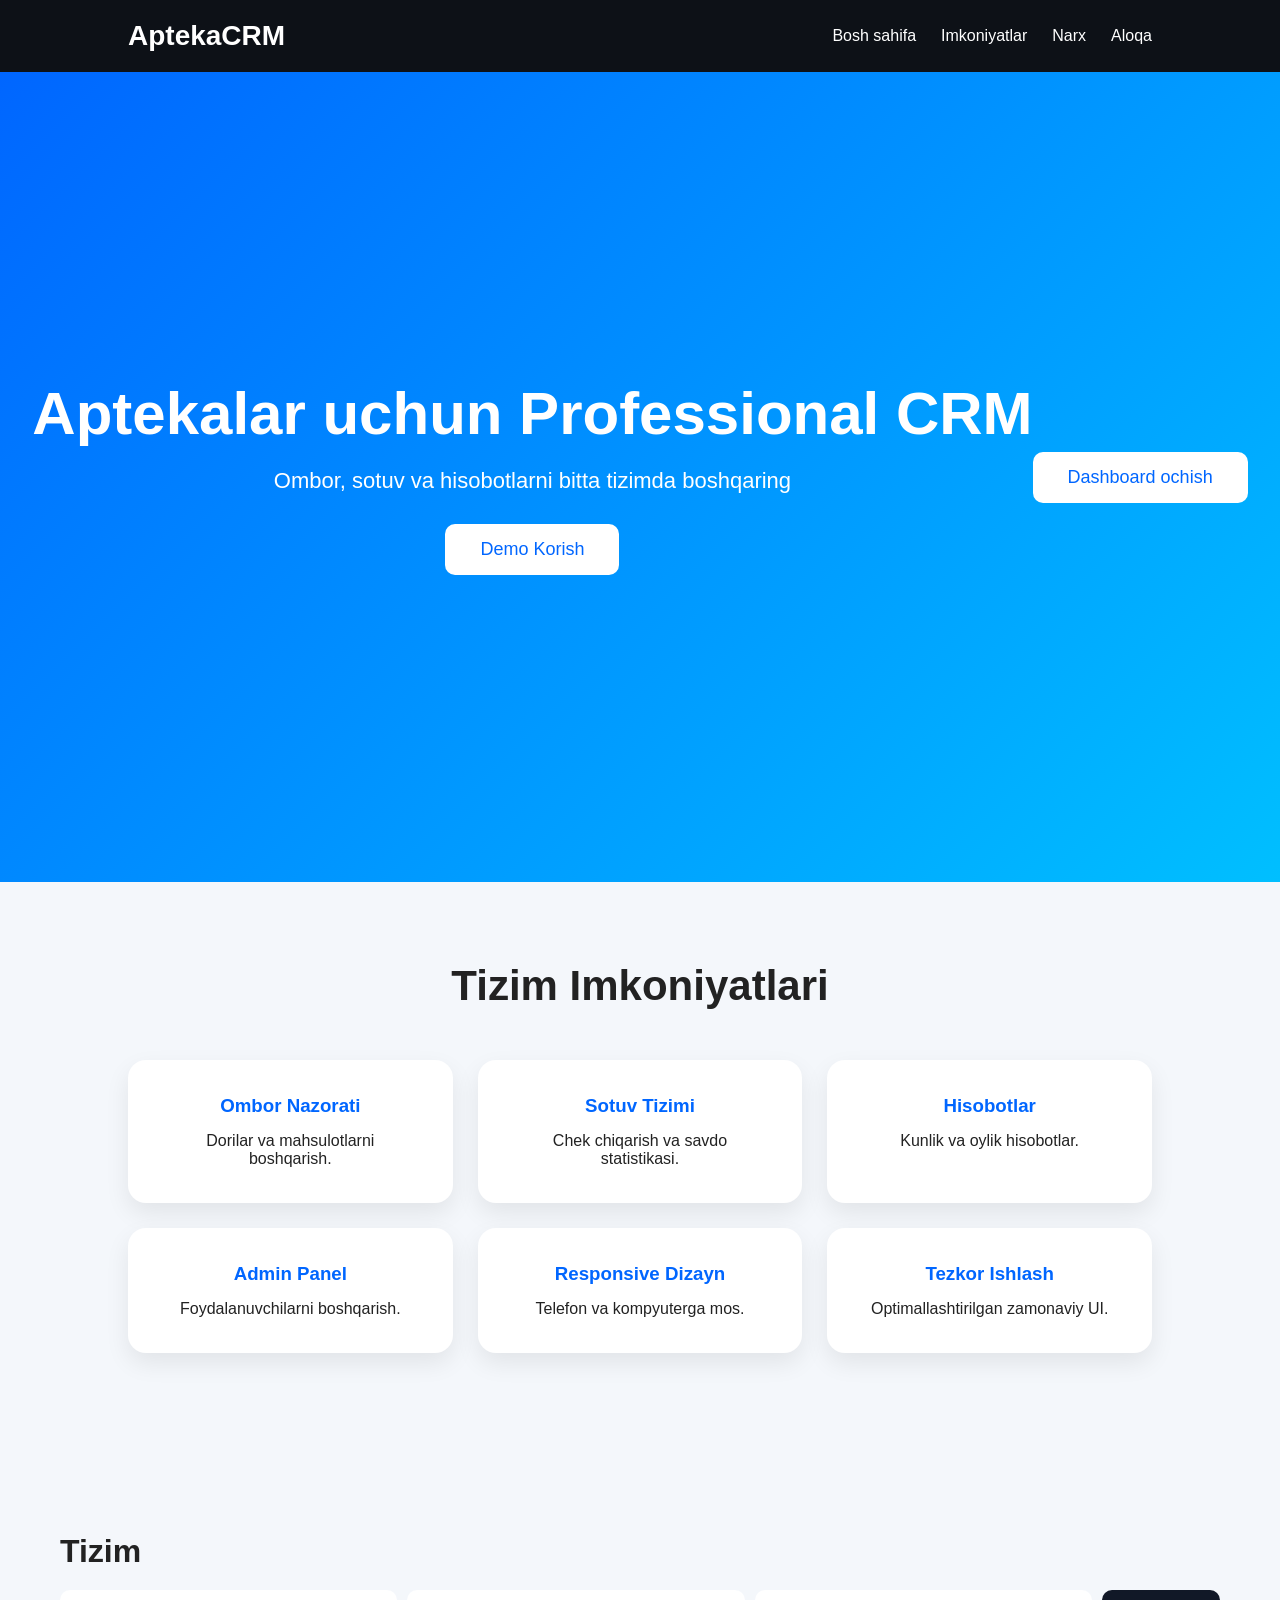
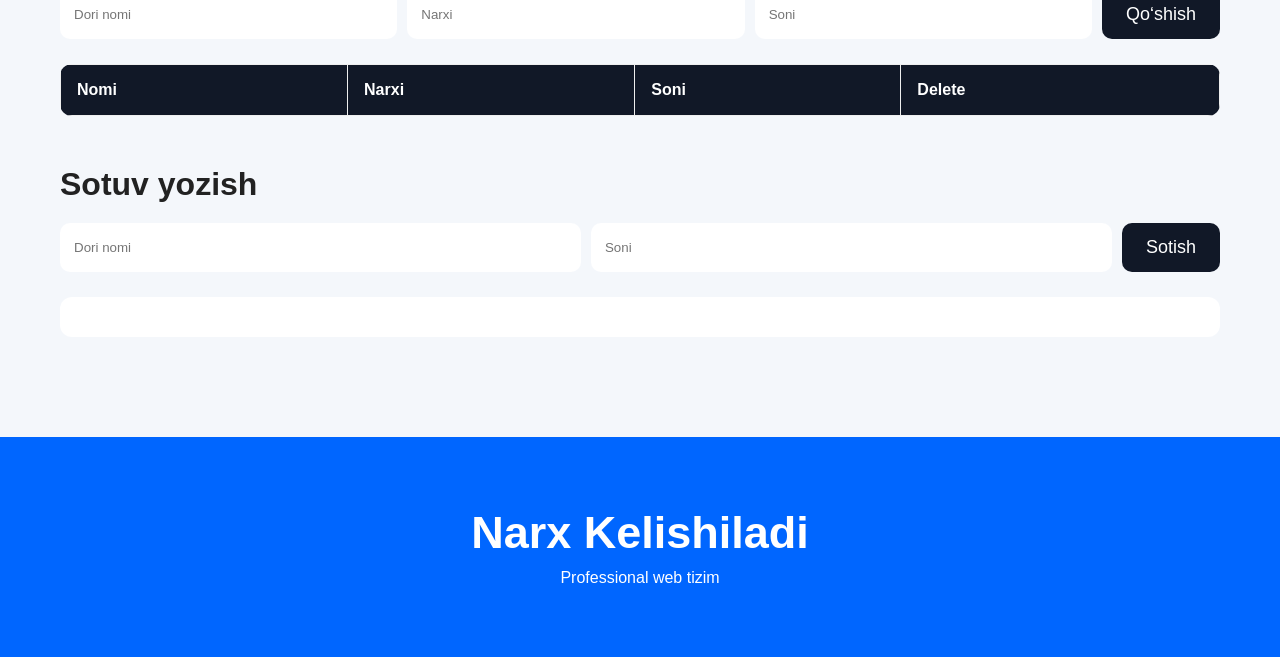
<file: index.html>
<!DOCTYPE html>
<html lang="en">
<head>
  <meta charset="UTF-8">
  <meta name="viewport" content="width=device-width, initial-scale=1.0">
  <title>Apteka CRM Pro</title>
  <link rel="stylesheet" href="./style.css">
</head>
<body>

<nav>
  <div class="logo">AptekaCRM</div>
  <ul>
    <li><a href="#">Bosh sahifa</a></li>
    <li><a href="#">Imkoniyatlar</a></li>
    <li><a href="#">Narx</a></li>
    <li><a href="#">Aloqa</a></li>
  </ul>
</nav>

<header class="hero">
  <div class="hero-text">
    <h1>Aptekalar uchun Professional CRM</h1>
    <p>Ombor, sotuv va hisobotlarni bitta tizimda boshqaring</p>
    <button id="demoBtn">Demo Korish</button>
  </div>
  <button onclick="location.href='dashboard.html'">Dashboard ochish</button>
</header>

<section class="features">
  <h2>Tizim Imkoniyatlari</h2>

  <div class="cards">

    <div class="card">
      <h3>Ombor Nazorati</h3>
      <p>Dorilar va mahsulotlarni boshqarish.</p>
    </div>

    <div class="card">
      <h3>Sotuv Tizimi</h3>
      <p>Chek chiqarish va savdo statistikasi.</p>
    </div>

    <div class="card">
      <h3>Hisobotlar</h3>
      <p>Kunlik va oylik hisobotlar.</p>
    </div>

    <div class="card">
      <h3>Admin Panel</h3>
      <p>Foydalanuvchilarni boshqarish.</p>
    </div>

    <div class="card">
      <h3>Responsive Dizayn</h3>
      <p>Telefon va kompyuterga mos.</p>
    </div>

    <div class="card">
      <h3>Tezkor Ishlash</h3>
      <p>Optimallashtirilgan zamonaviy UI.</p>
    </div>

  </div>
</section>
  <section class="crm-system">

  <h2>Tizim</h2>

  
  <form id="productForm">

    <input type="text" id="name" placeholder="Dori nomi" required>

    <input type="number" id="price" placeholder="Narxi" required>

    <input type="number" id="quantity" placeholder="Soni" required>

    <button type="submit">
      Qo‘shish
    </button>

  </form>

  <table>

    <thead>
      <tr>
        <th>Nomi</th>
        <th>Narxi</th>
        <th>Soni</th>
        <th>Delete</th>
      </tr>
    </thead>

    <tbody id="productTable"></tbody>

  </table>

  
  <h2 class="sale-title">Sotuv yozish</h2>

  <form id="saleForm">

    <input type="text" id="saleName"
    placeholder="Dori nomi" required>

    <input type="number" id="saleQty"
    placeholder="Soni" required>

    <button type="submit">
      Sotish
    </button>

  </form>

  <ul id="salesList"></ul>

  </section>

<section class="price">
  <h2>Narx Kelishiladi</h2>
  <p>Professional web tizim</p>
</section>


<script src="./main.js"></script>
</body>
</html>
</file>
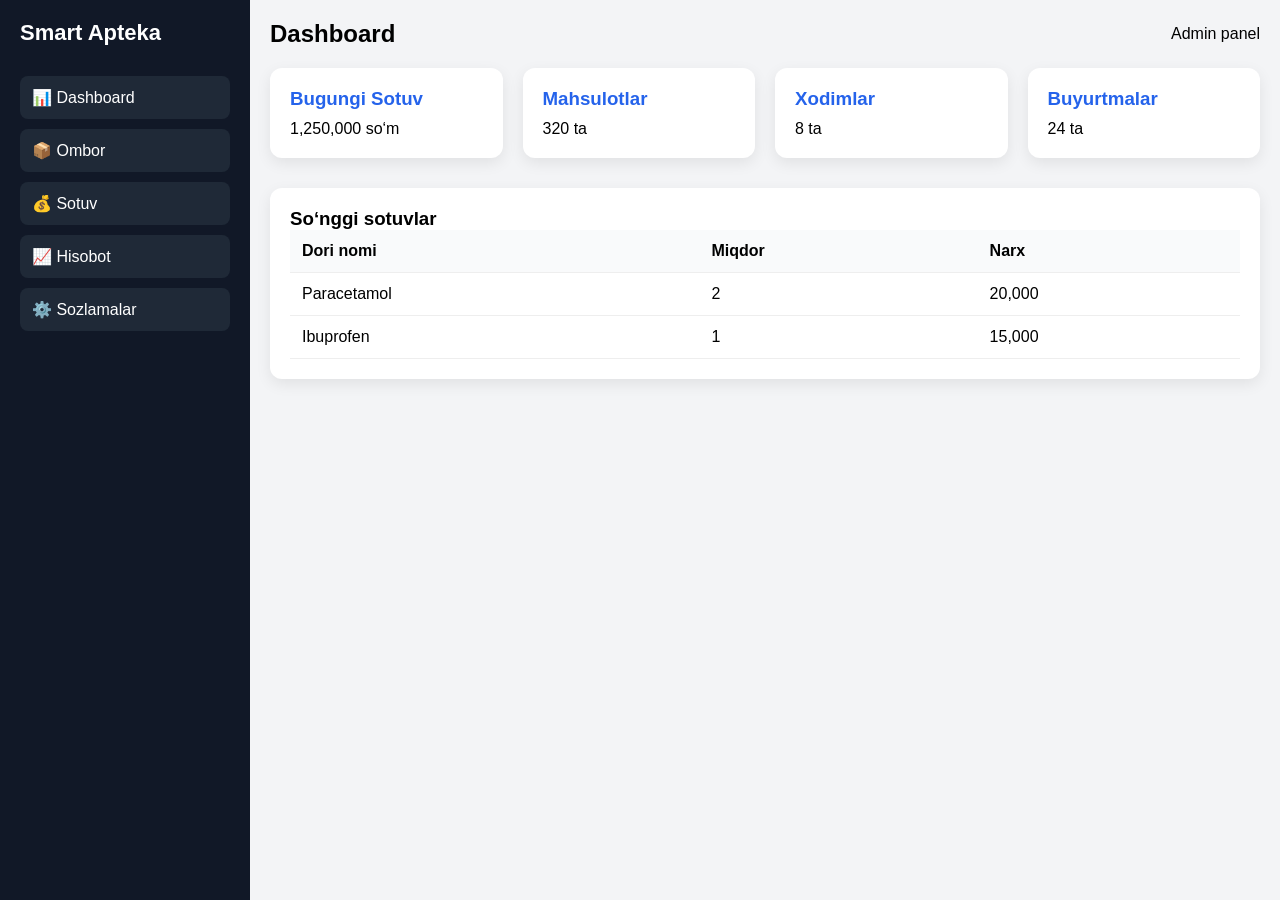
<file: dashboard.html>
<!DOCTYPE html><html lang="en">
<head>
  <meta charset="UTF-8" />
  <meta name="viewport" content="width=device-width, initial-scale=1.0" />
  <title>Smart Apteka Dashboard</title>
  <style>
    *{
      margin:0;
      padding:0;
      box-sizing:border-box;
      font-family:Arial;
    }body{
  background:#f3f4f6;
  display:flex;
}

/* Sidebar */
.sidebar{
  width:250px;
  height:100vh;
  background:#111827;
  color:white;
  padding:20px;
}

.sidebar h2{
  margin-bottom:30px;
  font-size:22px;
}

.sidebar ul{
  list-style:none;
}

.sidebar ul li{
  padding:12px;
  margin-bottom:10px;
  background:#1f2937;
  border-radius:8px;
  cursor:pointer;
}

.sidebar ul li:hover{
  background:#2563eb;
}

/* Main */
.main{
  flex:1;
  padding:20px;
}

.topbar{
  display:flex;
  justify-content:space-between;
  align-items:center;
  margin-bottom:20px;
}

.cards{
  display:grid;
  grid-template-columns:repeat(auto-fit,minmax(200px,1fr));
  gap:20px;
}

.card{
  background:white;
  padding:20px;
  border-radius:12px;
  box-shadow:0 5px 15px rgba(0,0,0,0.08);
}

.card h3{
  color:#2563eb;
  margin-bottom:10px;
}

.table{
  margin-top:30px;
  background:white;
  padding:20px;
  border-radius:12px;
  box-shadow:0 5px 15px rgba(0,0,0,0.08);
}

table{
  width:100%;
  border-collapse:collapse;
}

table th, table td{
  padding:12px;
  border-bottom:1px solid #eee;
  text-align:left;
}

table th{
  background:#f9fafb;
}

  </style>
</head>
<body>  <div class="sidebar">
    <h2>Smart Apteka</h2>
    <ul>
      <li>📊 Dashboard</li>
      <li>📦 Ombor</li>
      <li>💰 Sotuv</li>
      <li>📈 Hisobot</li>
      <li>⚙️ Sozlamalar</li>
    </ul>
  </div>  <div class="main"><div class="topbar">
  <h2>Dashboard</h2>
  <p>Admin panel</p>
</div>

<div class="cards">

  <div class="card">
    <h3>Bugungi Sotuv</h3>
    <p>1,250,000 so‘m</p>
  </div>

  <div class="card">
    <h3>Mahsulotlar</h3>
    <p>320 ta</p>
  </div>

  <div class="card">
    <h3>Xodimlar</h3>
    <p>8 ta</p>
  </div>

  <div class="card">
    <h3>Buyurtmalar</h3>
    <p>24 ta</p>
  </div>

</div>

<div class="table">
  <h3>So‘nggi sotuvlar</h3>
  <table>
    <tr>
      <th>Dori nomi</th>
      <th>Miqdor</th>
      <th>Narx</th>
    </tr>
    <tr>
      <td>Paracetamol</td>
      <td>2</td>
      <td>20,000</td>
    </tr>
    <tr>
      <td>Ibuprofen</td>
      <td>1</td>
      <td>15,000</td>
    </tr>
  </table>
</div>

  </div></body>
</html>
</file>
<file: style.css>
*{
  margin:0;
  padding:0;
  box-sizing:border-box;
  font-family:Arial,sans-serif;
}

body{
  background:#f4f7fb;
  color:#222;
}

nav{
  display:flex;
  justify-content:space-between;
  align-items:center;
  padding:20px 10%;
  background:#0d1117;
}

.logo{
  color:white;
  font-size:28px;
  font-weight:bold;
}

.crm-system{
  max-width:1200px;
  margin:80px auto;
  padding:20px;
}

.crm-system h2{
  margin-bottom:20px;
  font-size:32px;
}

form{
  display:flex;
  gap:10px;
  flex-wrap:wrap;
  margin-bottom:25px;
}

form input{
  flex:1;
  padding:14px;
  border:none;
  border-radius:10px;
  outline:none;
}

form button{
  padding:14px 24px;
  border:none;
  background:#111827;
  color:white;
  border-radius:10px;
  cursor:pointer;
}

table{
  width:100%;
  background:white;
  border-collapse:collapse;
  border-radius:12px;
  overflow:hidden;
}

table th{
  background:#111827;
  color:white;
}

table th,
table td{
  padding:16px;
  border:1px solid #eee;
  text-align:left;
}

.sale-title{
  margin-top:50px;
}

#salesList{
  background:white;
  padding:20px;
  border-radius:12px;
  margin-top:20px;
}

#salesList li{
  margin-bottom:10px;
}

.delete-btn{
  background:red;
  color:white;
  border:none;
  padding:10px 15px;
  border-radius:8px;
  cursor:pointer;
}

@media(max-width:768px){

  form{
    flex-direction:column;
  }

  table{
    font-size:14px;
  }

}

nav ul{
  display:flex;
  list-style:none;
}

nav ul li{
  margin-left:25px;
}

nav ul li a{
  color:white;
  text-decoration:none;
  transition:0.3s;
}

nav ul li a:hover{
  color:#00bfff;
}

.hero{
  height:90vh;
  background:linear-gradient(135deg,#0066ff,#00bfff);
  display:flex;
  justify-content:center;
  align-items:center;
  text-align:center;
  color:white;
  padding:20px;
}

.hero-text h1{
  font-size:60px;
  margin-bottom:20px;
}

.hero-text p{
  font-size:22px;
  margin-bottom:30px;
}

button{
  padding:15px 35px;
  border:none;
  border-radius:10px;
  background:white;
  color:#0066ff;
  font-size:18px;
  cursor:pointer;
  transition:0.3s;
}

button:hover{
  transform:scale(1.05);
}

.features{
  padding:80px 10%;
  text-align:center;
}

.features h2{
  font-size:42px;
  margin-bottom:50px;
}

.cards{
  display:grid;
  grid-template-columns:repeat(auto-fit,minmax(250px,1fr));
  gap:25px;
}

.card{
  background:white;
  padding:35px;
  border-radius:18px;
  box-shadow:0 10px 25px rgba(0,0,0,0.08);
  transition:0.3s;
}

.card:hover{
  transform:translateY(-10px);
}

.card h3{
  color:#0066ff;
  margin-bottom:15px;
}

.price{
  background:#0066ff;
  color:white;
  text-align:center;
  padding:70px 20px;
}

.price h2{
  font-size:45px;
  margin-bottom:10px;
}
@media (max-width: 768px) {

  body{
    flex-direction: column;
  }

  .sidebar{
    width: 100%;
    height: auto;
    text-align: center;
  }

  .sidebar ul li{
    display: inline-block;
    margin: 5px;
  }

  .main{
    padding: 10px;
  }

  .cards{
    grid-template-columns: 1fr;
  }

  .topbar{
    flex-direction: column;
    gap: 10px;
  }

}
</file>
